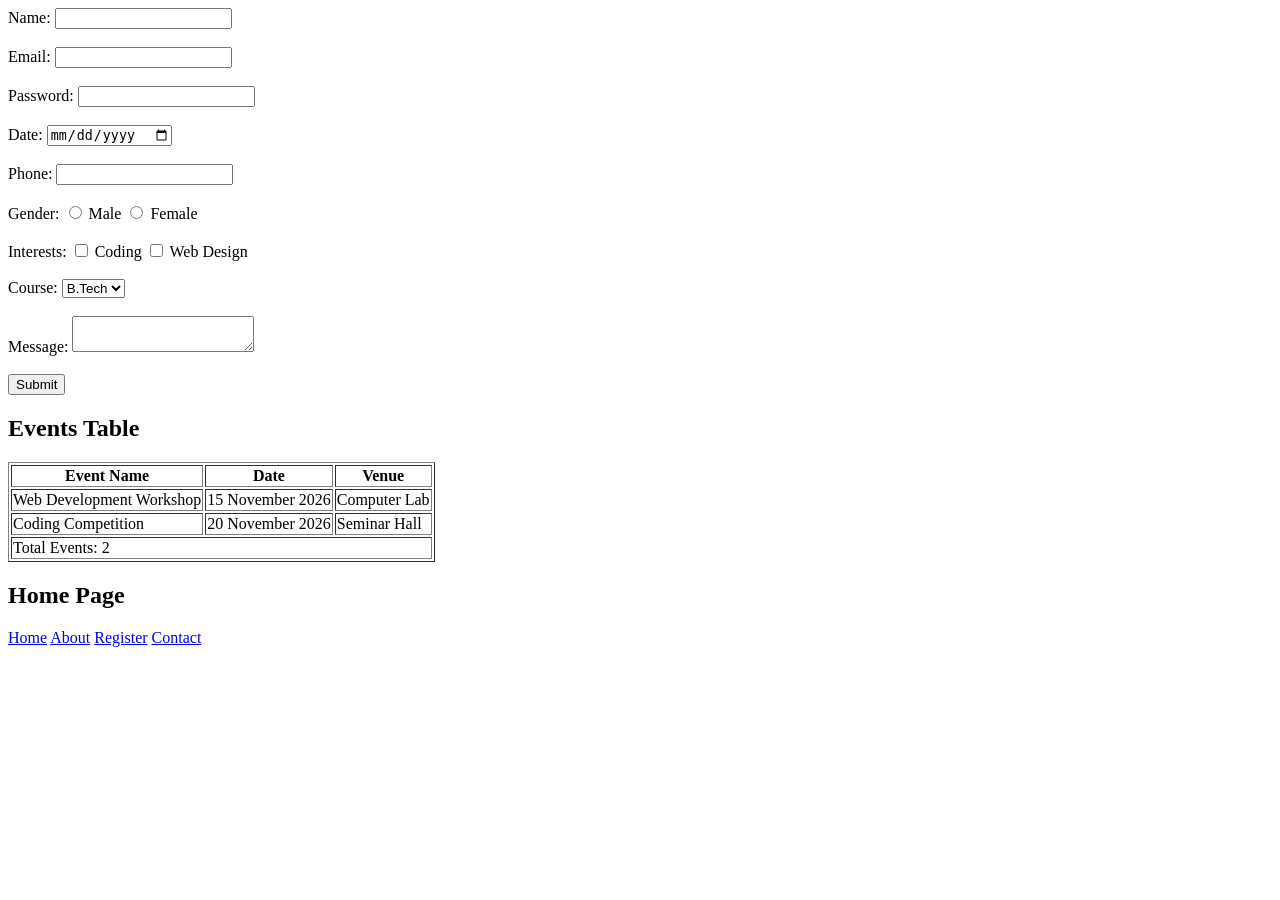
<file: Assignment/week 4/index.html>
<!DOCTYPE html>
<html>
<head>
    <title>Registration Form</title>

    <meta charset="UTF-8">
<meta name="description" content="Web Development Project">
<meta name="viewport" content="width=device-width, initial-scale=1.0">

</head>
<body>

    <form>
        <label for="name">Name:</label>
        <input type="text" id="name" name="name">
        <br><br>

        <label for="email">Email:</label>
        <input type="email" id="email" name="email">
        <br><br>

        <label for="password">Password:</label>
        <input type="password" id="password" name="password">
        <br><br>
<label for="dob">Date:</label>
<input type="date" id="dob" name="dob">
<br><br>

<label for="phone">Phone:</label>
<input type="tel" id="phone" name="phone">
<br><br>

<label>Gender:</label>
<input type="radio" id="male" name="gender" value="Male">
<label for="male">Male</label>

<input type="radio" id="female" name="gender" value="Female">
<label for="female">Female</label>
<br><br>

<label>Interests:</label>
<input type="checkbox" id="coding" name="interest" value="Coding">
<label for="coding">Coding</label>

<input type="checkbox" id="webdesign" name="interest" value="Web Design">
<label for="webdesign">Web Design</label>
<br><br>

<label for="course">Course:</label>
<select id="course" name="course">
    <option value="B.Tech">B.Tech</option>
    <option value="BCA">BCA</option>
    <option value="B.Sc">B.Sc</option>
</select>
<br><br>

<label for="message">Message:</label>
<textarea id="message" name="message"></textarea>
<br><br>

<input type="submit" value="Submit">

    </form>
    <h2>Events Table</h2>

<table border="1">
    <thead>
        <tr>
            <th>Event Name</th>
            <th>Date</th>
            <th>Venue</th>
        </tr>
    </thead>

    <tbody>
        <tr>
            <td>Web Development Workshop</td>
            <td>15 November 2026</td>
            <td>Computer Lab</td>
        </tr>
        <tr>
            <td>Coding Competition</td>
            <td>20 November 2026</td>
            <td>Seminar Hall</td>
        </tr>
    </tbody>

    <tfoot>
        <tr>
            <td colspan="3">Total Events: 2</td>
        </tr>
    </tfoot>
</table>


<h2>Home Page</h2>  

<a href="index.html">Home</a>
<a href="about.html">About</a>
<a href="register.html">Register</a>
<a href="contact.html">Contact</a>
</body>
</html>
</file>
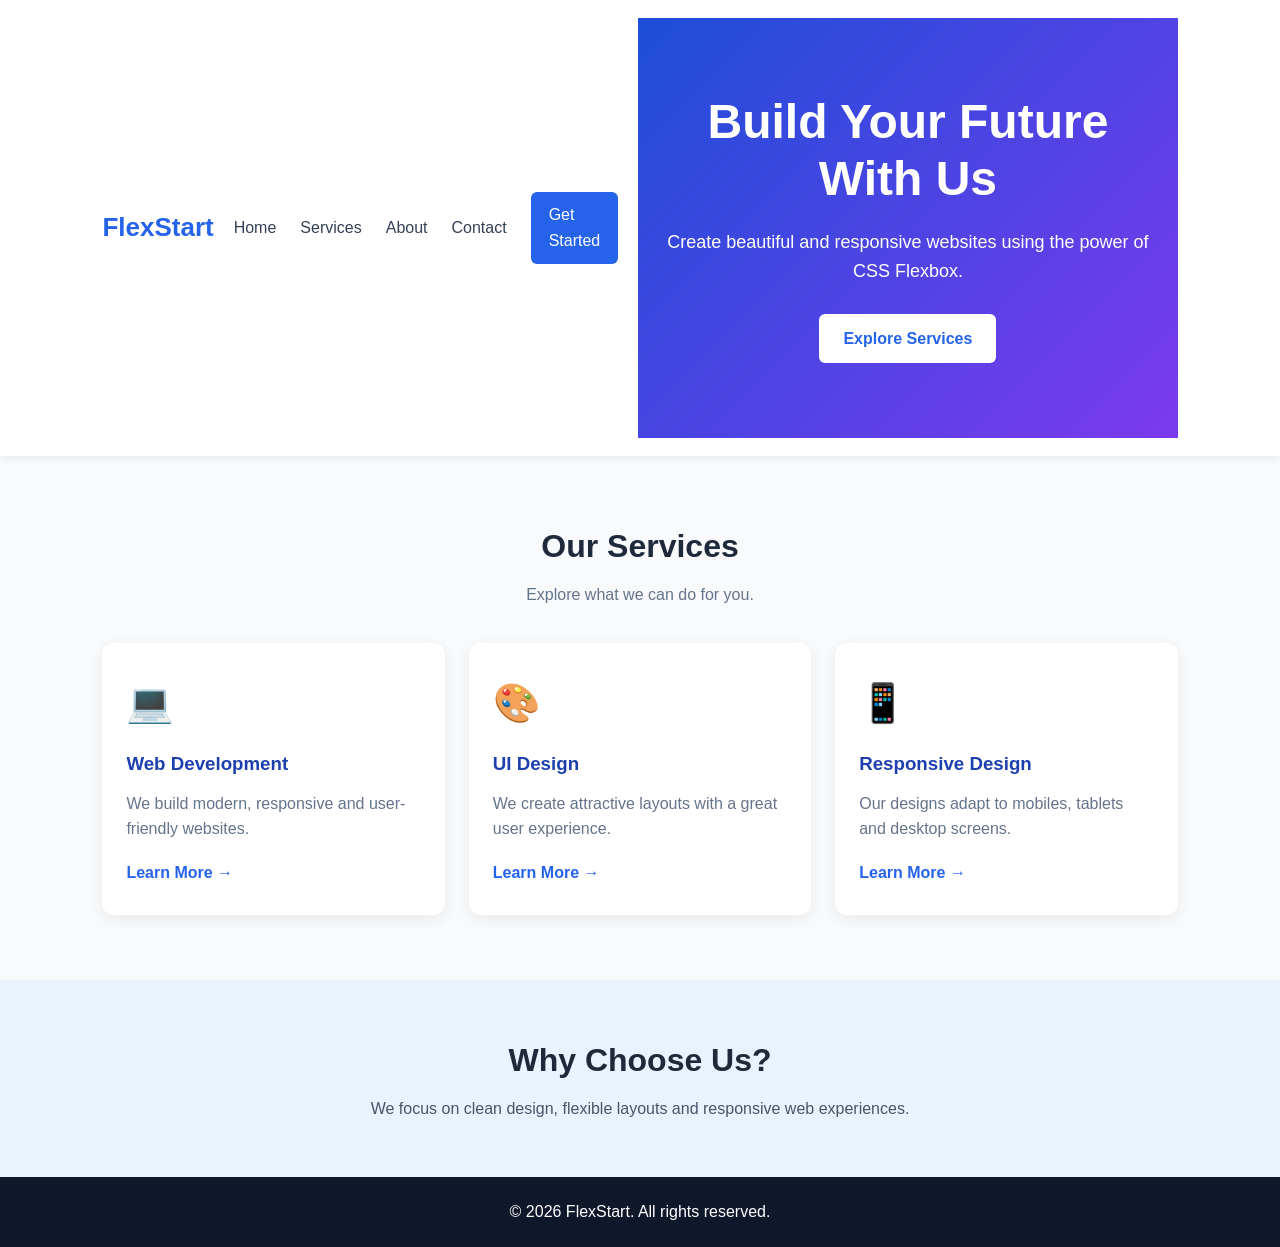
<file: Assignment/WEEK 7/index.html>
<!DOCTYPE html>
<html lang="en">
<head>
    <meta charset="UTF-8">
    <meta name="viewport" content="width=device-width, initial-scale=1.0">
    <title>Flexbox Landing Page</title>
    <link rel="stylesheet" href="style.css">
</head>
<body>

    <!-- Task 7.1: Navbar using Flexbox -->
    <header class="navbar">
        <div class="logo">FlexStart</div>

        <nav class="nav-links">
            <a href="#home">Home</a>
            <a href="#services">Services</a>
            <a href="#about">About</a>
            <a href="#contact">Contact</a>
            <a href="#services" class="nav-button">Get Started</a>
        </nav>
         <!-- Task 7.2: Centered banner -->
    <section class="banner" id="home">
        <div class="banner-content">
            <h1>Build Your Future With Us</h1>
            <p>
                Create beautiful and responsive websites
                using the power of CSS Flexbox.
            </p>
            <a href="#services" class="banner-button">Explore Services</a>
        </div>
          </section>

        </header>
         <!-- Task 7.3: Responsive cards -->
    <section class="services" id="services">
        <h2>Our Services</h2>
        <p class="section-description">
             Explore what we can do for you.
        </p>

        <div class="card-container">
            <div class="card">
                <div class="card-icon">💻</div>
                <h3>Web Development</h3>
                <p>
                    We build modern, responsive and
                    user-friendly websites.
                </p>
                <a href="#contact">Learn More →</a>
            </div>

            <div class="card">
                <div class="card-icon">🎨</div>
                <h3>UI Design</h3>
                <p>
                    We create attractive layouts with
                    a great user experience.
                </p>
                <a href="#contact">Learn More →</a>
            </div>

            <div class="card">
                <div class="card-icon">📱</div>
                <h3>Responsive Design</h3>
                <p>
                    Our designs adapt to mobiles,
                    tablets and desktop screens.
                </p>
                <a href="#contact">Learn More →</a>
            </div>
        </div>
    </section>
     <!-- Task 7.4: Complete landing page -->
    <section class="about" id="about">
        <h2>Why Choose Us?</h2>
        <p>
            We focus on clean design, flexible layouts
            and responsive web experiences.
        </p>
    </section>

    <footer id="contact">
        <p>© 2026 FlexStart. All rights reserved.</p>
    </footer>
        </body>
</html>
</file>
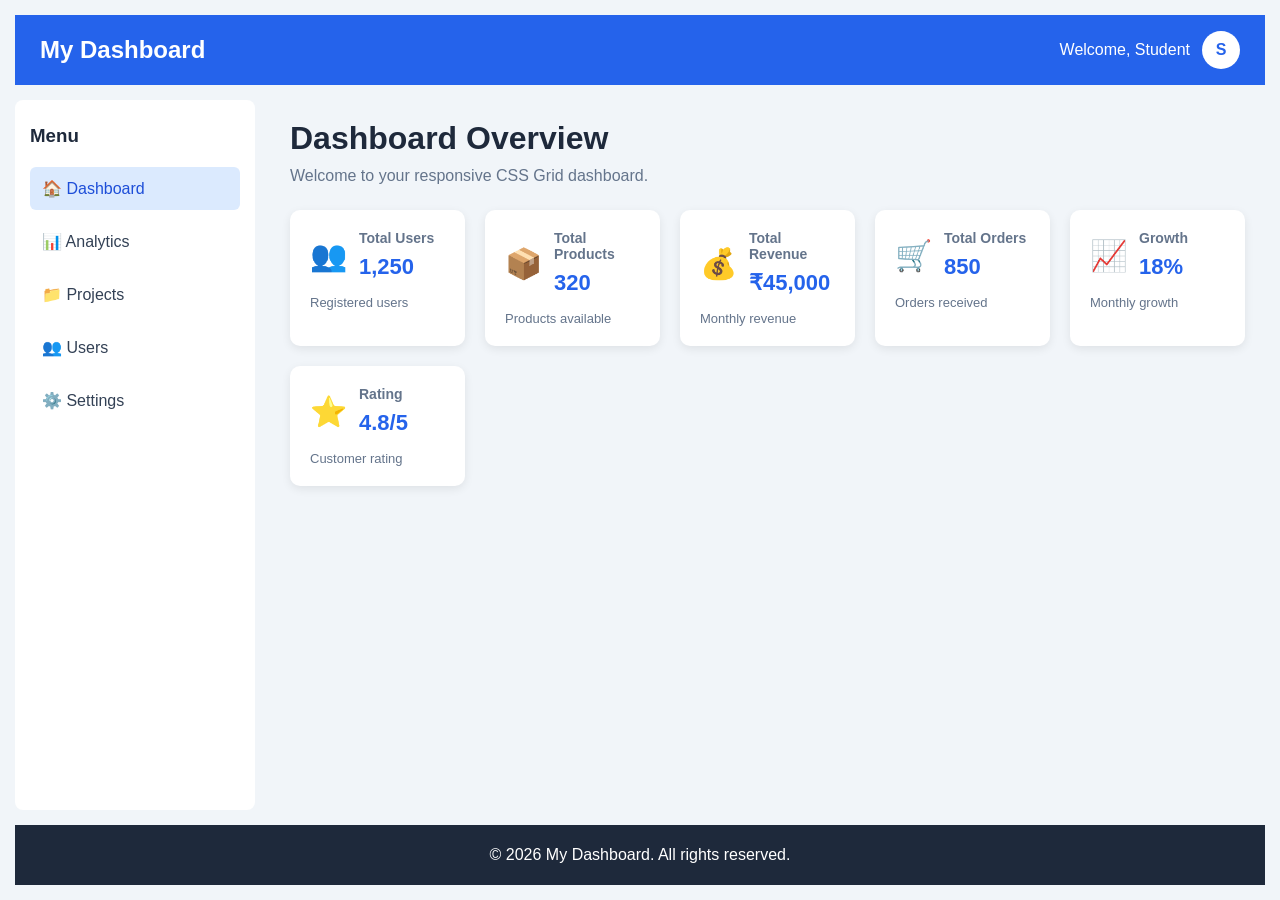
<file: Assignment/WEEK 8/index.html>
<!DOCTYPE html>
<html lang="en">
<head>
    <meta charset="UTF-8">
    <meta name="viewport" content="width=device-width, initial-scale=1.0">
    <title>Week 8 - CSS Grid Dashboard</title>
    <link rel="stylesheet" href="style.css">
</head>
<body>

    <div class="dashboard">

        <!-- Task 8.1: Header Area -->
        <header class="header">
            <h2>My Dashboard</h2>
            <div class="profile">
                <span>Welcome, Student</span>
                <span class="avatar">S</span>
            </div>
        </header>
          <!-- Task 8.2: Sidebar Area -->
        <aside class="sidebar">
            <h3>Menu</h3>
            <nav>
                <a href="#" class="active">🏠 Dashboard</a>
                <a href="#">📊 Analytics</a>
                <a href="#">📁 Projects</a>
                <a href="#">👥 Users</a>
                <a href="#">⚙️ Settings</a>
            </nav>
        </aside>
         <!-- Task 8.3: Main Area -->
        <main class="main">
            <h1>Dashboard Overview</h1>
            <p class="subtitle">
                Welcome to your responsive CSS Grid dashboard.
            </p>

            
            <section class="cards">
                  <!-- Task 8.4: Flexbox Inside Each Card -->
                <div class="card">
                    <div class="card-content">
                        <span class="icon">👥</span>
                        <div>
                            <h3>Total Users</h3>
                            <p class="number">1,250</p>
                        </div>
                    </div>
                    <p class="description">Registered users</p>
                </div>

                <div class="card">
                    <div class="card-content">
                        <span class="icon">📦</span>
                        <div>
                            <h3>Total Products</h3>
                            <p class="number">320</p>
                        </div>
                    </div>
                    <p class="description">Products available</p>
                </div>

                <div class="card">
                    <div class="card-content">
                        <span class="icon">💰</span>
                        <div>
                            <h3>Total Revenue</h3>
                            <p class="number">₹45,000</p>
                        </div>
                    </div>
                    <p class="description">Monthly revenue</p>
                </div>

                <div class="card">
                    <div class="card-content">
                        <span class="icon">🛒</span>
                        <div>
                            <h3>Total Orders</h3>
                            <p class="number">850</p>
                        </div>
                    </div>
                    <p class="description">Orders received</p>
                </div>

                <div class="card">
                    <div class="card-content">
                        <span class="icon">📈</span>
                        <div>
                            <h3>Growth</h3>
                            <p class="number">18%</p>
                        </div>
                    </div>
                    <p class="description">Monthly growth</p>
                </div>

                <div class="card">
                    <div class="card-content">
                        <span class="icon">⭐</span>
                        <div>
                            <h3>Rating</h3>
                            <p class="number">4.8/5</p>
                        </div>
                    </div>
                    <p class="description">Customer rating</p>
                </div>

            </section>
        </main>
         <!-- Task 8.5: Footer Area -->
        <footer class="footer">
            <p>&copy; 2026 My Dashboard. All rights reserved.</p>
        </footer>

    </div>
</body>
</html>
</file>
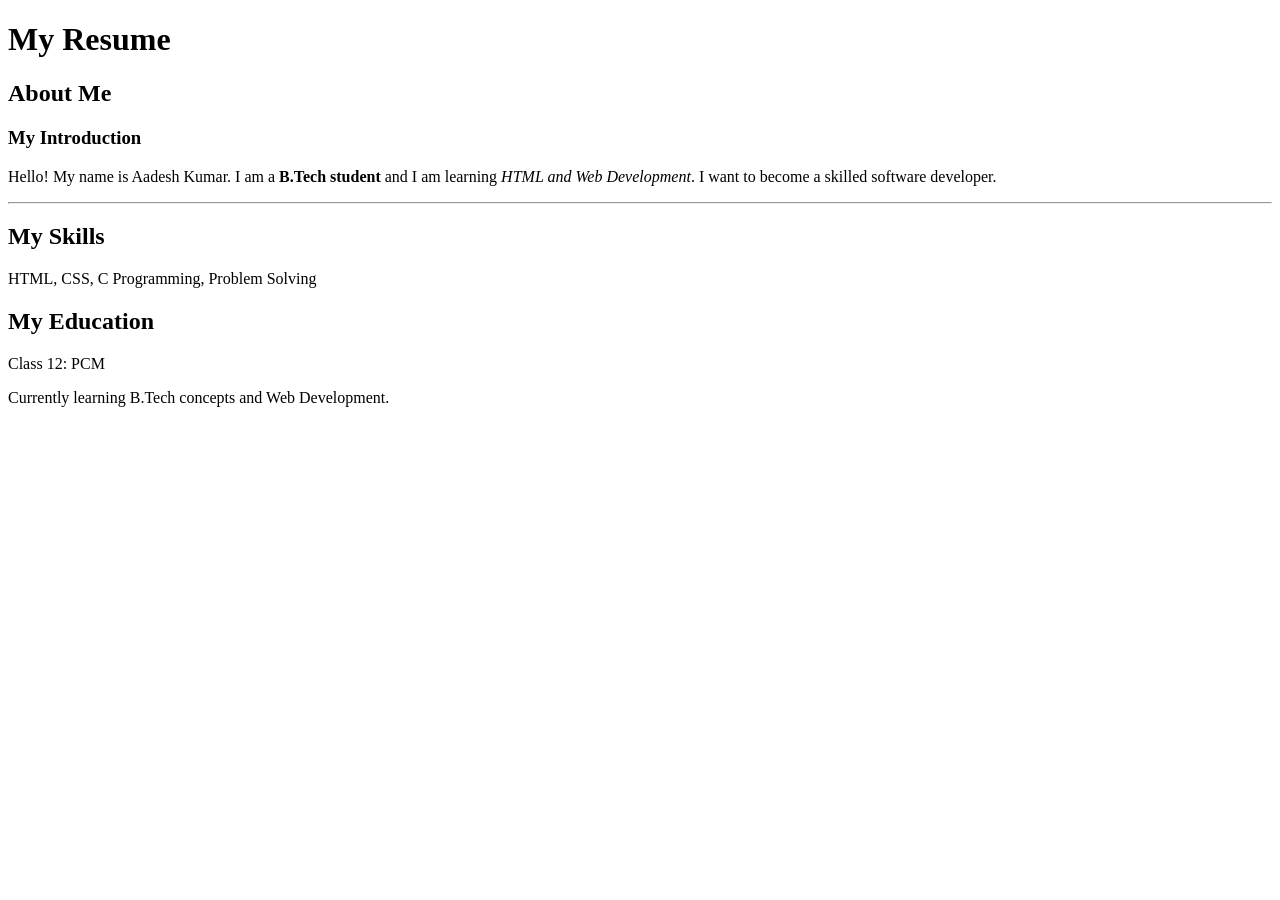
<file: Assignment/week2/index.html>
<!DOCTYPE html>
<html lang="en">
<head>
    <meta charset="UTF-8">
    <meta name="viewport" content="width=device-width, initial-scale=1.0">
    <title>My Resume</title>
</head>
<body>

    <h1>My Resume</h1>
    <h2>About Me</h2>
    <h3>My Introduction</h3>

</body>
</html>

<p>
    Hello! My name is Aadesh Kumar.
    I am a <strong>B.Tech student</strong> and I am learning
    <em>HTML and Web Development</em>.
    I want to become a skilled software developer.
</p>

<hr>
<!-- My Skills -->
<div id="skills" class="resume-section">
    <h2>My Skills  </h2>
    <p>HTML, CSS, C Programming, Problem Solving</p>
</div>


<!-- My Education -->
<div id="education" class="resume-section">
      <h2>My Education</h2>
       <p>Class 12: PCM</p>
       <p>Currently learning B.Tech concepts and Web Development.</p>
</div>
</file>
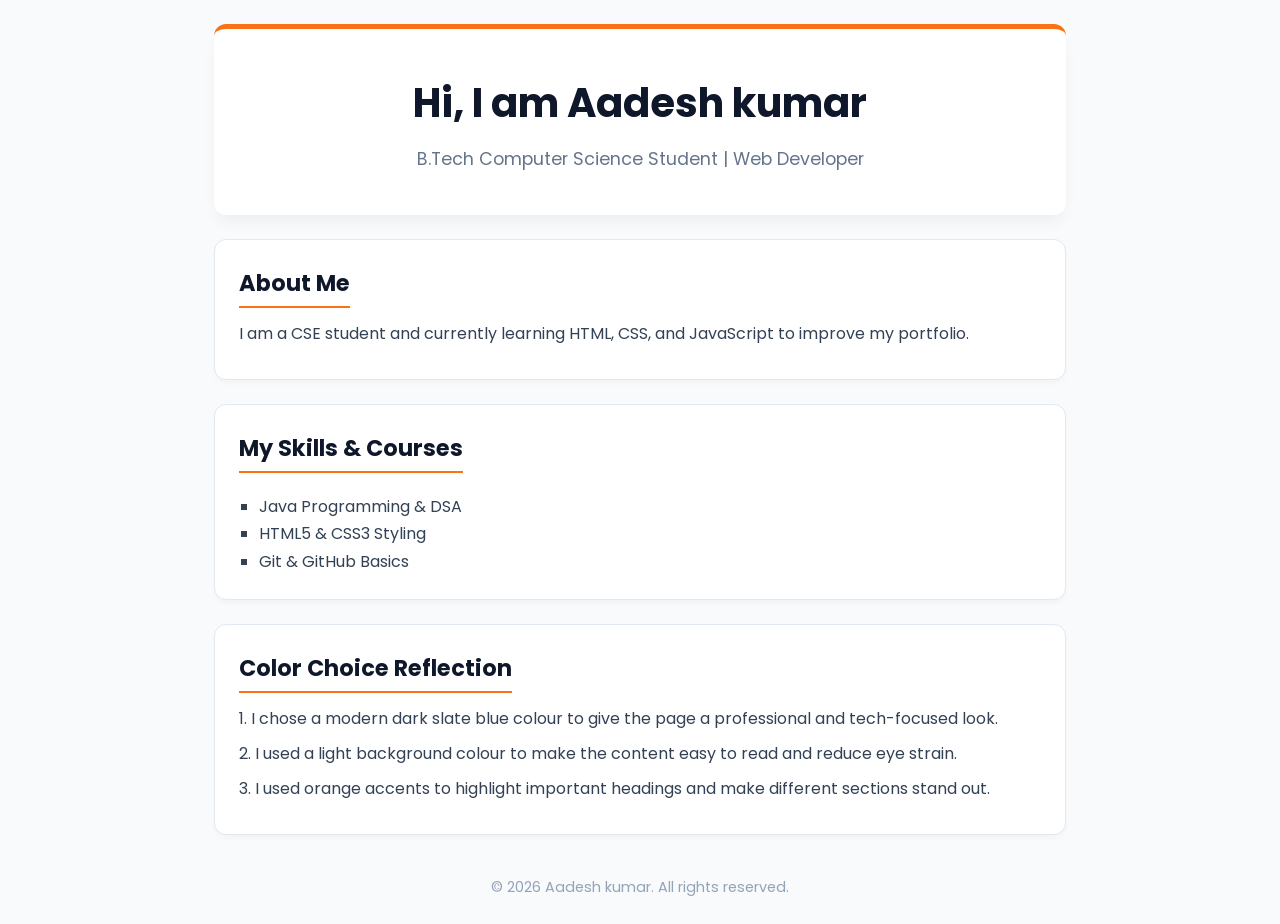
<file: Assignment/week5/index.html>
<!DOCTYPE html>
<html lang="en">
<head>
    <meta charset="UTF-8">
    <meta name="viewport" content="width=device-width, initial-scale=1.0">
    <title> Aadesh kumar Portfolio - week 5</title>
    
    <link href="https://fonts.googleapis.com/css2?family=Poppins:wght@300;400;600&display=swap" rel="stylesheet">
    
    <link rel="stylesheet" href="style.css">
</head>
<body>

    <header id="hero">
        <h1>Hi, I am Aadesh kumar</h1>
        <p>B.Tech Computer Science Student | Web Developer</p>
    </header>

    <main>
        <section class="card">
            <h2>About Me</h2>
            <p>I am a CSE student and currently learning HTML, CSS, and JavaScript to improve my portfolio.</p>
        </section>

        <section class="card">
            <h2>My Skills & Courses</h2>
            <ul>
                <li>Java Programming & DSA</li>
                <li>HTML5 & CSS3 Styling</li>
                <li>Git & GitHub Basics</li>
            </ul>
        </section>

        <article class="card">
            <h2>Color Choice Reflection</h2>
            <p>1. I chose a modern dark slate blue colour to give the page a professional and tech-focused look.</p>
<p>2. I used a light background colour to make the content easy to read and reduce eye strain.</p>
<p>3. I used orange accents to highlight important headings and make different sections stand out.</p>
        </article>
    </main>

    <footer>
        <p>&copy; 2026 Aadesh kumar. All rights reserved.</p>
    </footer>

</body>
</html>
</file>
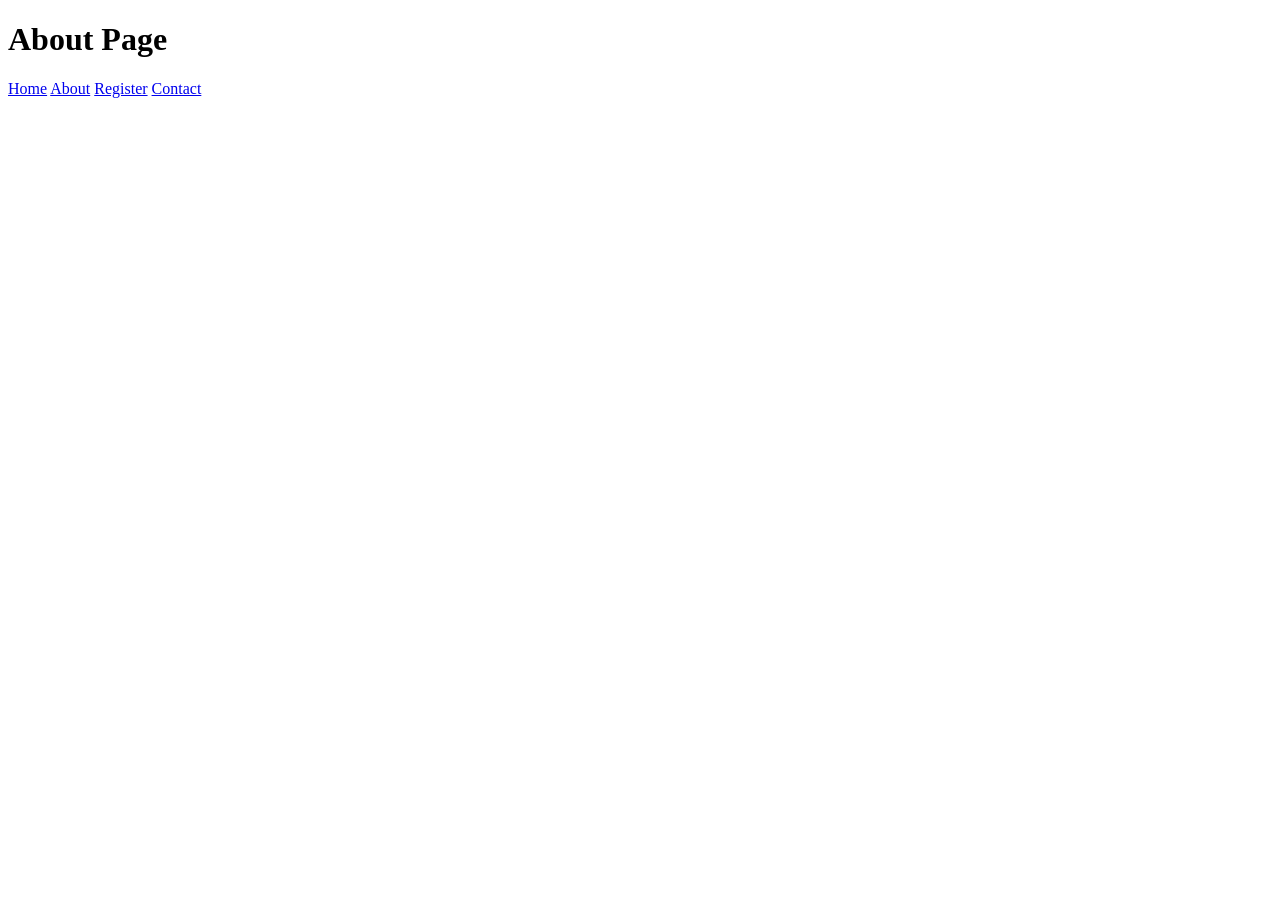
<file: Assignment/week 4/about.html>
<!DOCTYPE html>
<html>
<head>
    <title>About</title>
</head>
<body>
    <h1>About Page</h1>
    <a href="index.html">Home</a>
    <a href="about.html">About</a>
    <a href="register.html">Register</a>
    <a href="contact.html">Contact</a>
</body>
</html>
</file>
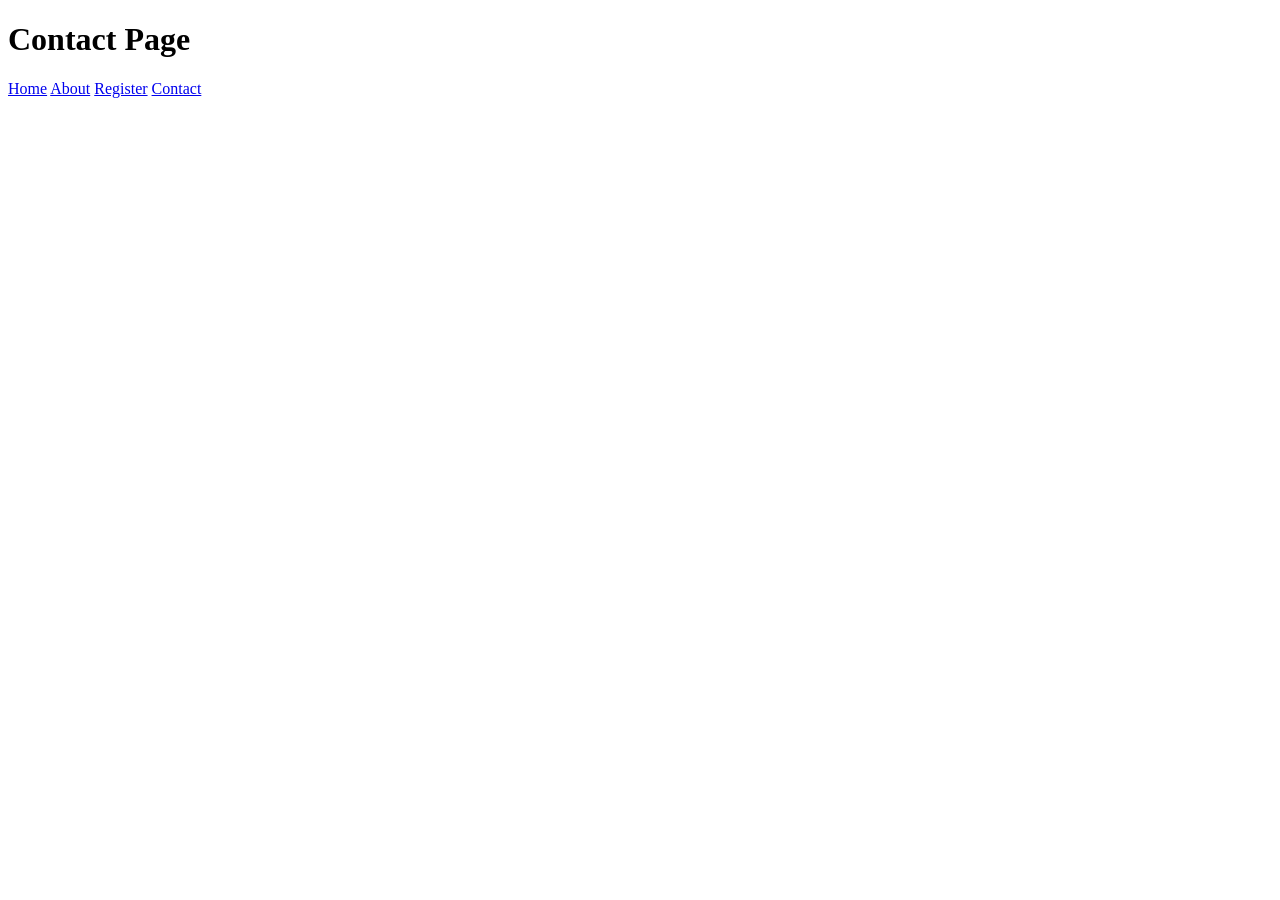
<file: Assignment/week 4/contact.html>
<!DOCTYPE html><html>
<head>
    <title>Contact</title>
</head>
<body>
    <h1>Contact Page</h1><a href="index.html">Home</a>
<a href="about.html">About</a>
<a href="register.html">Register</a>
<a href="contact.html">Contact</a>

</body>
</html>
</file>
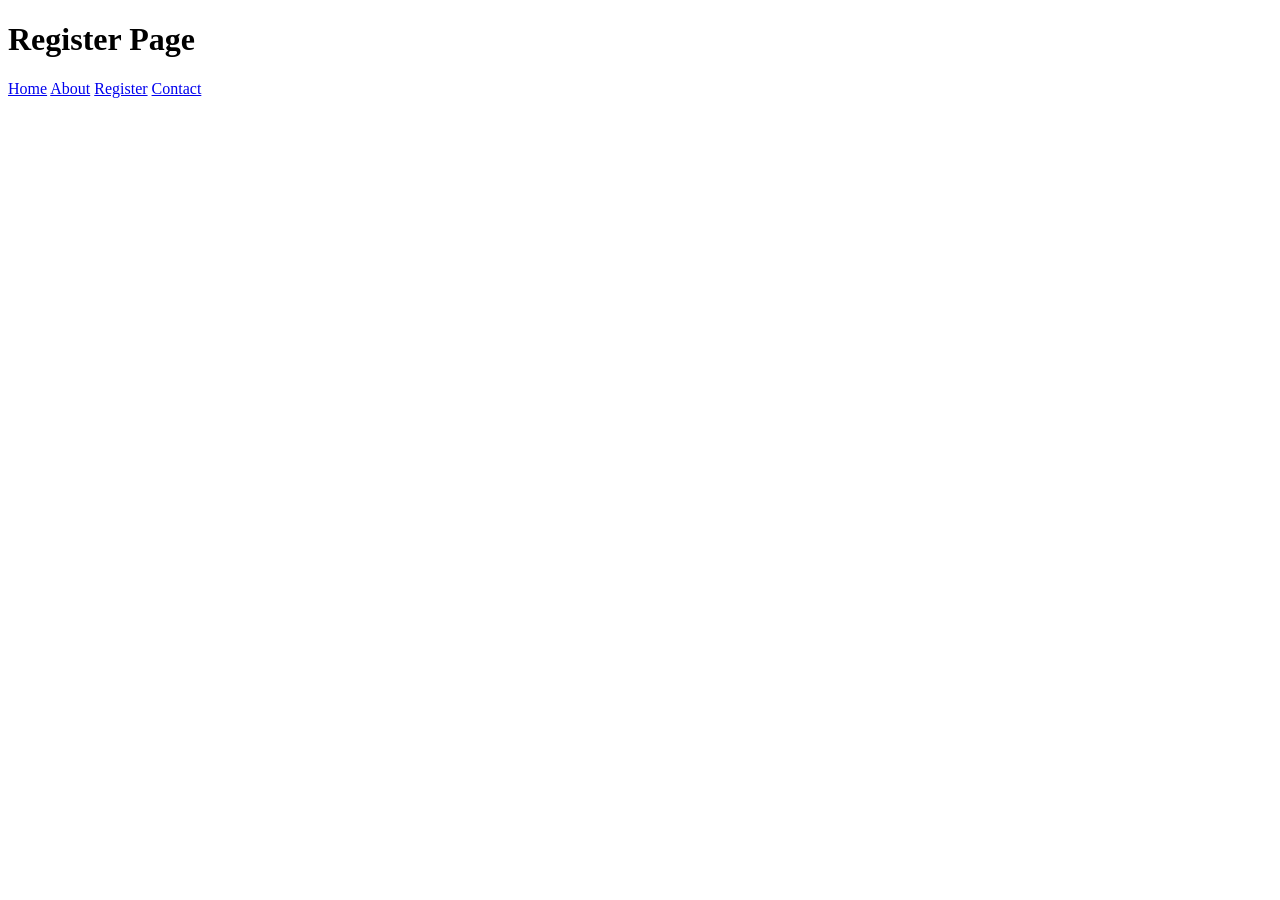
<file: Assignment/week 4/register.html>
<!DOCTYPE html>
<html>
<head>
    <title>Register</title>
</head>
<body>
    <h1>Register Page</h1>

    <a href="index.html">Home</a>
    <a href="about.html">About</a>
    <a href="register.html">Register</a>
    <a href="contact.html">Contact</a>
</body>
</html>
</file>
<file: Assignment/WEEK 7/style.css>
/* General styling */
* {
    margin: 0;
    padding: 0;
    box-sizing: border-box;
}

html {
    scroll-behavior: smooth;
}

body {
    font-family: Arial, Helvetica, sans-serif;
    line-height: 1.6;
    color: #1e293b;
    background-color: #f8fafc;
}

/* Task 7.1: Navbar using Flexbox */
.navbar {
    display: flex;
    justify-content: space-between;
    align-items: center;
    padding: 18px 8%;
    background-color: #ffffff;
    box-shadow: 0 2px 10px rgba(0, 0, 0, 0.08);
    gap: 20px;
}

.logo {
    font-size: 26px;
    font-weight: bold;
    color: #2563eb;
}

.nav-links {
    display: flex;
    align-items: center;
    gap: 24px;
}

.nav-links a {
    text-decoration: none;
    color: #334155;
    font-weight: 500;
}

.nav-links a:hover {
    color: #2563eb;
}

.nav-links .nav-button {
    background-color: #2563eb;
    color: white;
    padding: 10px 18px;
    border-radius: 6px;
}
/* Task 7.2: Centered banner using Flexbox */
.banner {
    min-height: 420px;
    padding: 60px 20px;
    background: linear-gradient(135deg, #1d4ed8, #7c3aed);
    color: white;

    display: flex;
    flex-direction: column;
    justify-content: center;
    align-items: center;
    text-align: center;
}

.banner-content {
    max-width: 700px;
}

.banner h1 {
    font-size: clamp(30px, 5vw, 48px);
    line-height: 1.2;
    margin-bottom: 20px;
}

.banner p {
    font-size: 18px;
    margin-bottom: 28px;
}

.banner-button {
    display: inline-block;
    background-color: white;
    color: #2563eb;
    text-decoration: none;
    padding: 12px 24px;
    border-radius: 6px;
    font-weight: bold;
}

.banner-button:hover {
    background-color: #e2e8f0;
}

/* Services section */
.services {
    padding: 65px 8%;
    text-align: center;
}

.services h2,
.about h2 {
    font-size: 32px;
    margin-bottom: 10px;
}

.section-description {
    color: #64748b;
    margin-bottom: 35px;
}
/* Task 7.3: Flexible, wrapping card layout */
.card-container {
    display: flex;
    flex-wrap: wrap;
    justify-content: center;
    align-items: stretch;
    gap: 24px;
}

.card {
    flex: 1 1 200px;
    max-width: 350px;
    padding: 30px 24px;
    background-color: white;
    border-radius: 12px;
    box-shadow: 0 4px 16px rgba(0, 0, 0, 0.07);
    text-align: left;
}

.card-icon {
    font-size: 38px;
    margin-bottom: 15px;
}

.card h3 {
    margin-bottom: 12px;
    color: #1e40af;
}

.card p {
    color: #64748b;
    margin-bottom: 18px;
}

.card a {
    color: #2563eb;
    text-decoration: none;
    font-weight: bold;
}
/* Task 7.4: Complete landing page */
.about {
    padding: 55px 8%;
    text-align: center;
    background-color: #eaf1ff;
}

.about p {
    max-width: 650px;
    margin: 0 auto;
    color: #475569;
}

footer {
    padding: 22px;
    text-align: center;
    background-color: #0f172a;
    color: white;
}
/* Task 7.5: Responsive layout for tablets */
@media (max-width: 768px) {
    .navbar {
        flex-direction: column;
        gap: 16px;
    }

    .nav-links {
        justify-content: center;
        flex-wrap: wrap;
        gap: 14px;
    }

    .banner {
        min-height: 350px;
    }

    .services {
        padding: 45px 5%;
    }
}

/* Task 7.5: Responsive layout for mobile phones */
@media (max-width: 480px) {
    .navbar {
        padding: 18px 5%;
    }

    .nav-links {
        gap: 12px;
        font-size: 14px;
    }

    .nav-links .nav-button {
        padding: 8px 12px;
    }

    .banner {
        min-height: 320px;
        padding: 45px 18px;
    }

    .banner p {
        font-size: 16px;
    }

    .services h2,
    .about h2 {
        font-size: 26px;
    }

    .card {
        flex-basis: 200px;
        max-width: none;
    }
}
</file>
<file: Assignment/WEEK 8/style.css>
/* General Reset */
* {
    margin: 0;
    padding: 0;
    box-sizing: border-box;
}

body {
    font-family: Arial, sans-serif;
    background-color: #f1f5f9;
    color: #1e293b;
}

/* =====================================
   Task 8.1: CSS Grid, Columns, fr and Gap
   ===================================== */

.dashboard {
    min-height: 100vh;
    display: grid;

    grid-template-columns: 240px 1fr;
    grid-template-rows: 70px 1fr 60px;

    gap: 15px;
    padding: 15px;
}
/* =====================================
   Task 8.3: Named Grid Areas
   head, side, main and foot
   ===================================== */

.header {
    grid-area: head;
    background-color: #2563eb;
    color: white;
    padding: 15px 25px;

    display: flex;
    justify-content: space-between;
    align-items: center;
}

.sidebar {
    grid-area: side;
    background-color: white;
    padding: 25px 15px;
    border-radius: 8px;
}

.main {
    grid-area: main;
    padding: 20px;
    min-width: 0;
}

.footer {
    grid-area: foot;
    background-color: #1e293b;
    color: white;
    display: flex;
    justify-content: center;
    align-items: center;
    text-align: center;
    padding: 15px;
}

/* Connect named areas to the grid */
.dashboard {
    grid-template-areas:
        "head head"
        "side main"
        "foot foot";
}

/* Header Profile */
.profile {
    display: flex;
    align-items: center;
    gap: 12px;
}

.avatar {
    background-color: white;
    color: #2563eb;
    width: 38px;
    height: 38px;
    border-radius: 50%;

    display: flex;
    justify-content: center;
    align-items: center;
    font-weight: bold;
}

/* Sidebar Navigation */
.sidebar h3 {
    margin-bottom: 20px;
}

.sidebar nav {
    display: flex;
    flex-direction: column;
    gap: 10px;
}

.sidebar a {
    text-decoration: none;
    color: #334155;
    padding: 12px;
    border-radius: 6px;
}

.sidebar a:hover,
.sidebar a.active {
    background-color: #dbeafe;
    color: #1d4ed8;
}

/* Main Content */
.main h1 {
    margin-bottom: 10px;
}

.subtitle {
    color: #64748b;
    margin-bottom: 25px;
}
/* =====================================
   Task 8.2: Responsive Grid
   repeat(auto-fit, minmax(150px, 1fr))
   ===================================== */

.cards {
    display: grid;

    grid-template-columns:
        repeat(auto-fit, minmax(150px, 1fr));

    gap: 20px;
}
/* =====================================
   Task 8.4: Flexbox Inside Each Card
   Icon and text side by side
   ===================================== */

.card {
    background-color: white;
    padding: 20px;
    border-radius: 10px;
    box-shadow: 0 3px 10px rgba(0, 0, 0, 0.08);

    display: flex;
    flex-direction: column;
    gap: 15px;
}

.card-content {
    display: flex;
    align-items: center;
    gap: 12px;
}

.icon {
    font-size: 30px;
}

.card h3 {
    font-size: 14px;
    color: #64748b;
    margin-bottom: 8px;
}

.number {
    font-size: 22px;
    font-weight: bold;
    color: #2563eb;
}

.description {
    font-size: 13px;
    color: #64748b;
}

.card:hover {
    transform: translateY(-4px);
    transition: transform 0.2s ease;
}
/* =====================================
   Task 8.5: Test Grid in DevTools
   Inspect .dashboard and .cards
   ===================================== */

/* Responsive Layout */
@media (max-width: 768px) {
    .dashboard {
        grid-template-columns: 1fr;

        grid-template-rows: auto auto 1fr auto;

        grid-template-areas:
            "head"
            "side"
            "main"
            "foot";
    }

    .header {
        gap: 12px;
        padding: 15px;
        flex-wrap: wrap;
    }

    .sidebar {
        padding: 15px;
    }

    .sidebar nav {
        flex-direction: row;
        flex-wrap: wrap;
    }

    .main {
        padding: 10px;
    }

    .cards {
        grid-template-columns:
            repeat(auto-fit, minmax(150px, 1fr));
    }
}

@media (max-width: 400px) {
    .profile span:first-child {
        display: none;
    }

    .cards {
        grid-template-columns: 1fr;
    }
}
</file>
<file: Assignment/week5/style.css>
:root {
    --primary-color: #0f172a;
    --accent-color: #f97316;
    --bg-color: #f8fafc;
    --card-bg: #ffffff;
    --text-color: #334155;
    --spacing-main: 24px;
}

* {
    margin: 0;
    padding: 0;
    box-sizing: border-box;
}

body {
    font-family: 'Poppins', sans-serif; /* Google Font */
    background-color: var(--bg-color);
    color: var(--text-color);
    font-size: 16px;
    line-height: 1.7;
    padding: var(--spacing-main);
    max-width: 900px;
    margin: 0 auto;
}

h1 {
    color: var(--primary-color);
    font-size: 2.5rem;
    margin-bottom: 8px;
}

h2 {
    color: var(--primary-color);
    font-size: 1.4rem;
    margin-bottom: 12px;
    border-bottom: 2px solid var(--accent-color);
    padding-bottom: 4px;
    display: inline-block;
}

#hero {
    background-color: var(--card-bg);
    padding: 40px;
    text-align: center;
    border-radius: 12px;
    margin-bottom: var(--spacing-main);
    box-shadow: 0 10px 15px -3px rgba(0, 0, 0, 0.05);
    border-top: 5px solid var(--accent-color);
}

#hero p {
    color: #64748b;
    font-size: 1.1rem;
}

.card {
    background-color: var(--card-bg);
    padding: var(--spacing-main);
    border-radius: 12px;
    margin-bottom: var(--spacing-main);
    box-shadow: 0 4px 6px -1px rgba(0, 0, 0, 0.03);
    border: 1px solid #e2e8f0;
}

.card ul {
    list-style-type: square;
    padding-left: 20px;
    margin-top: 8px;
}

.card p {
    margin-bottom: 8px;
}

footer {
    text-align: center;
    margin-top: 40px;
    color: #94a3b8;
    font-size: 0.9rem;
}
</file>
